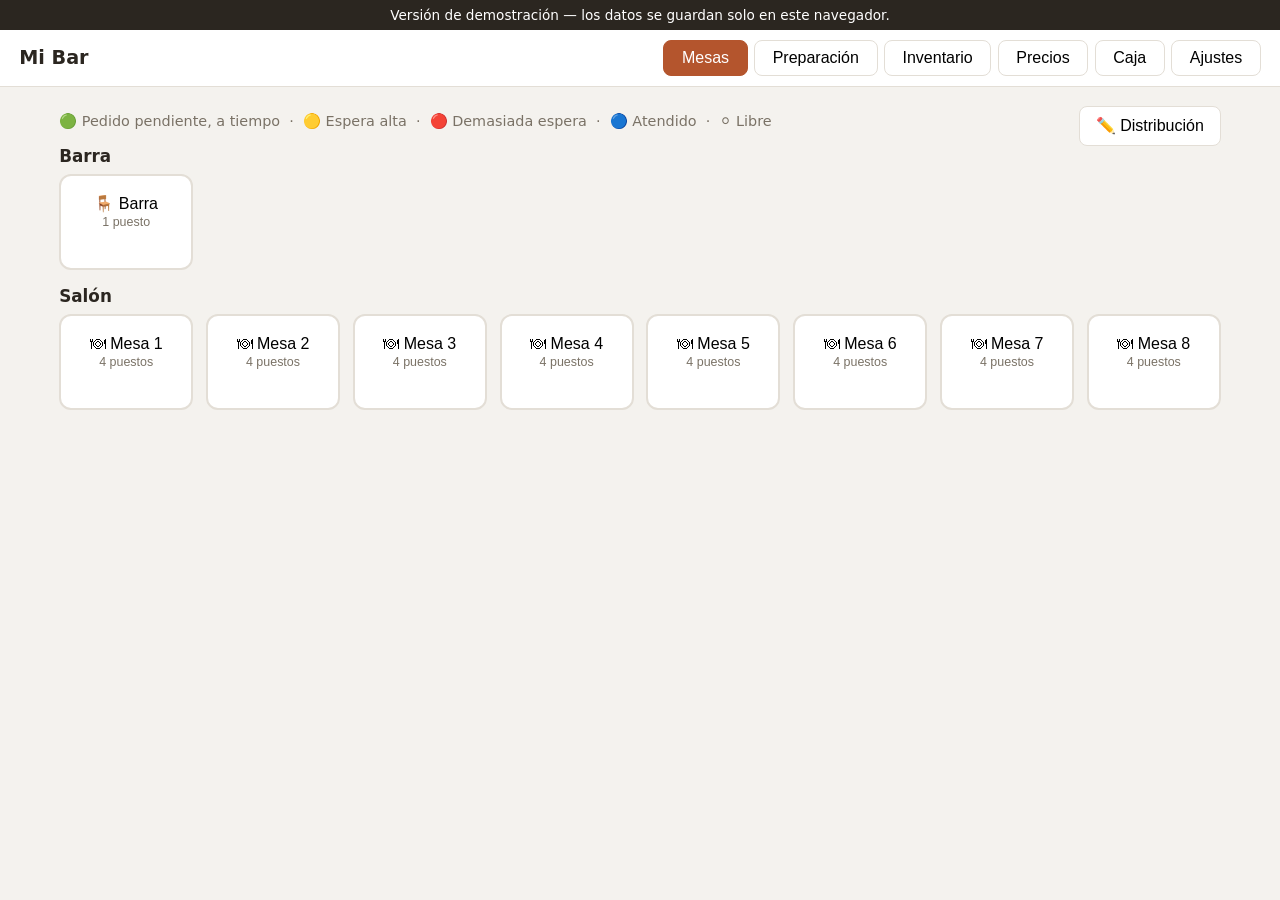
<file: docs/index.html>
<!DOCTYPE html>
<html lang="es">
<head>
<meta charset="utf-8">
<meta name="viewport" content="width=device-width, initial-scale=1">
<title>Bar TPV — demo</title>
<link rel="stylesheet" href="styles.css">
<link rel="icon" href="data:image/svg+xml,<svg xmlns='http://www.w3.org/2000/svg' viewBox='0 0 100 100'><text y='.9em' font-size='90'>🍺</text></svg>">
</head>
<body>
<header>
  <h1 id="barName">Mi Bar</h1>
  <label id="waiterWrap" class="waiter-label hidden" title="Mesero activo: queda registrado al comandar y al llevar pedidos">👤
    <select id="waiterSel"></select>
  </label>
  <nav>
    <button data-view="mesas" class="tab active">Mesas</button>
    <button data-view="preparacion" class="tab">Preparación <span id="prepBadge" class="badge hidden"></span></button>
    <button data-view="inventario" class="tab">Inventario <span id="lowStockBadge" class="badge hidden"></span></button>
    <button data-view="precios" class="tab">Precios</button>
    <button data-view="caja" class="tab">Caja</button>
    <button data-view="ajustes" class="tab">Ajustes</button>
  </nav>
</header>

<main>
  <!-- ===== MESAS / TPV ===== -->
  <section id="view-mesas" class="view">
    <div id="localTabs" class="category-tabs"></div>
    <div class="mesas-toolbar">
      <p class="hint mesas-leyenda">🟢 Pedido pendiente, a tiempo &nbsp;·&nbsp; 🟡 Espera alta &nbsp;·&nbsp; 🔴 Demasiada espera &nbsp;·&nbsp; 🔵 Atendido &nbsp;·&nbsp; ⚪ Libre</p>
      <button id="btnLayout" class="btn-plain" title="Dibuja la distribución real del local arrastrando las mesas">✏️ Distribución</button>
    </div>
    <p id="layoutHint" class="hint hidden">Arrastra cada mesa a su sitio para dibujar la distribución real del área, y usa el tirador ◢ de la esquina para cambiar el tamaño del espacio. Al terminar, pulsa «✔ Terminar». «▦ Quitar plano» devuelve el área a la cuadrícula.</p>
    <div id="areasContainer"></div>

    <div id="orderPanel" class="order-panel hidden">
      <div class="order-header">
        <div>
          <h2 id="orderTitle"></h2>
          <p id="orderNote" class="order-note" title="Toca para editar la descripción de la mesa"></p>
          <label class="tarifa-label">Tarifa:
            <select id="orderPriceList"></select>
          </label>
        </div>
        <div class="order-head-actions">
          <button id="btnTableQR" class="btn-plain" title="Imprimir el código QR de esta mesa">🖨 QR</button>
          <button id="closePanel" class="btn-plain">✕</button>
        </div>
      </div>
      <div class="order-body">
        <div class="product-picker">
          <div id="categoryTabs" class="category-tabs"></div>
          <div id="productButtons" class="product-buttons"></div>
        </div>
        <div class="order-items">
          <h3>Comanda</h3>
          <ul id="itemsList"></ul>
          <div class="order-total">Total: <strong id="orderTotal">0,00 €</strong></div>
          <div class="order-actions">
            <button id="btnSendOrder" class="btn-primary hidden">📤 Enviar pedido</button>
            <button id="btnCancelOrder" class="btn-danger">Anular</button>
            <button id="btnPayCash" class="btn-primary">Cobrar efectivo</button>
            <button id="btnPayCard" class="btn-primary">Cobrar tarjeta</button>
          </div>
        </div>
      </div>
    </div>
  </section>

  <!-- ===== PREPARACIÓN (cocina / bar) ===== -->
  <section id="view-preparacion" class="view hidden">
    <div class="toolbar">
      <h2>Comandas por preparar</h2>
    </div>
    <div id="prepTabs" class="category-tabs"></div>
    <div id="prepContainer"></div>
  </section>

  <!-- ===== INVENTARIO ===== -->
  <section id="view-inventario" class="view hidden">
    <div class="toolbar">
      <h2>Inventario</h2>
      <div class="toolbar-actions">
        <button id="btnRestock" class="btn-plain">📋 Informe de reposición</button>
        <button id="btnNewProduct" class="btn-primary">+ Nuevo producto</button>
      </div>
    </div>
    <div class="table-scroll">
      <table class="data-table" id="productsTable">
        <thead><tr>
          <th data-sort="name">Producto</th>
          <th data-sort="category">Categoría</th>
          <th data-sort="price">Precio base</th>
          <th data-sort="stock">Stock</th>
          <th data-sort="minStock">Mínimo</th>
          <th data-sort="maxStock">Máximo</th>
          <th></th>
        </tr></thead>
        <tbody></tbody>
      </table>
    </div>
  </section>

  <!-- ===== LISTAS DE PRECIOS ===== -->
  <section id="view-precios" class="view hidden">
    <div class="toolbar">
      <h2>Listas de precios</h2>
      <div class="toolbar-actions">
        <button id="btnPrintBase" class="btn-plain">🖨 Imprimir carta (precios base)</button>
        <button id="btnQRBase" class="btn-plain" title="Código QR que abre la carta con los precios base">📱 QR de la carta</button>
        <button id="btnExportPrecios" class="btn-plain" title="Descarga un fichero con los productos (lista base) y todas las listas de precios">⬇ Exportar</button>
        <button id="btnImportPrecios" class="btn-plain" title="Carga un fichero exportado: crea o actualiza productos y listas por nombre, no borra nada">⬆ Importar</button>
        <button id="btnNewList" class="btn-primary">+ Nueva lista</button>
      </div>
    </div>
    <div class="precios-grid">
      <ul id="priceListsUl" class="pl-list"></ul>
      <div id="plEditor" class="card"></div>
    </div>
  </section>

  <!-- ===== CAJA ===== -->
  <section id="view-caja" class="view hidden">
    <div class="caja-grid">
      <div class="card">
        <h2>Caja actual</h2>
        <div id="cajaResumen"></div>
        <button id="btnCloseCash" class="btn-primary">Hacer cierre de caja</button>
        <h3>Ventas pendientes de cierre</h3>
        <ul id="pendingSales" class="sales-list"></ul>
      </div>
      <div class="card">
        <h2>Informe (30 días)</h2>
        <div id="reportSummary"></div>
        <h3>Productos más vendidos</h3>
        <table class="data-table" id="topProductsTable">
          <thead><tr><th>Producto</th><th>Uds.</th><th>Importe</th></tr></thead>
          <tbody></tbody>
        </table>
        <h3>Cierres anteriores</h3>
        <ul id="closesList" class="sales-list"></ul>
      </div>
    </div>
  </section>

  <!-- ===== AJUSTES: negocio, locales, áreas y mesas ===== -->
  <section id="view-ajustes" class="view hidden">
    <div class="card ajustes-negocio">
      <h2>Negocio</h2>
      <label>Nombre <input id="cfgNombre"></label>
      <label>IVA del ticket (%) <input id="cfgIva" type="number" min="0" max="50" step="0.5"></label>
      <label>Clave de supervisor <input id="cfgPin" type="password" inputmode="numeric" placeholder="4-8 dígitos" autocomplete="new-password"></label>
    </div>
    <div class="card">
      <h2>Terminales POS (datáfonos)</h2>
      <p class="hint">Al cobrar con tarjeta se pedirá el POS utilizado y el código de la transacción.</p>
      <ul id="posList" class="pos-list"></ul>
      <button id="btnAddPos" class="btn-plain">+ Añadir POS</button>
    </div>
    <div class="card">
      <h2>Meseros</h2>
      <p class="hint">El mesero seleccionado en la cabecera queda registrado como responsable al comandar y al llevar los pedidos a la mesa.</p>
      <ul id="waitersList" class="pos-list"></ul>
      <button id="btnAddWaiter" class="btn-plain">+ Añadir mesero</button>
    </div>
    <div class="card">
      <h2>Categorías</h2>
      <p class="hint">Cada categoría de producto puede enviarse a un área de preparación (p. ej. Cocina recibe las comidas y Barra las bebidas); los pedidos aparecen en la pestaña «Preparación». Los tiempos de aviso, en minutos desde que se envía el pedido, colorean la mesa y la línea en Preparación: 🟡 <strong>Alto</strong> (amarillo) y 🔴 <strong>Demasiado</strong> (rojo); en verde si todo va a tiempo. Vacío = sin aviso.</p>
      <div id="stationsContainer"></div>
    </div>
    <div class="toolbar">
      <h2>Locales, áreas y mesas</h2>
      <div class="toolbar-actions">
        <button id="btnPrintQR" class="btn-plain">🖨 Códigos QR de mesas</button>
        <button id="btnExportSalas" class="btn-plain" title="Descarga un fichero con los locales, áreas y mesas (incluido el plano)">⬇ Exportar</button>
        <button id="btnImportSalas" class="btn-plain" title="Carga un fichero exportado: crea o actualiza locales, áreas y mesas por nombre, no borra nada">⬆ Importar</button>
        <button id="btnNewLocal" class="btn-primary">+ Local</button>
      </div>
    </div>
    <p class="hint">Una silla es una mesa de 1 puesto. Cada área puede tener asignada una lista de precios. La descripción de la mesa ayuda a los meseros (p. ej. «mesa unida con la 6»).</p>
    <div id="localesContainer"></div>
  </section>

  <!-- ===== CARTA PÚBLICA (se abre escaneando el QR de la carta) ===== -->
  <section id="view-carta" class="view hidden"></section>
</main>

<!-- Ticket imprimible (formato rollo) -->
<div id="ticket" class="ticket hidden"></div>
<!-- Documentos imprimibles (informes, cartas de precios, QR) -->
<div id="printArea" class="print-doc hidden"></div>

<!-- Modal producto -->
<dialog id="productDialog">
  <form id="productForm" method="dialog">
    <h2>Nuevo producto</h2>
    <label>Nombre <input name="name" required></label>
    <label>Categoría <input name="category" required list="categoriesList"></label>
    <datalist id="categoriesList"></datalist>
    <label>Precio base (€) <input name="price" type="number" step="0.01" min="0" required></label>
    <label class="check-label"><input type="checkbox" name="openPrice"> Precio libre: se pide al vender, sin control de stock (tipo «Varios»)</label>
    <label>Stock <input name="stock" type="number" min="0" value="0"></label>
    <label>Stock mínimo <input name="minStock" type="number" min="0" value="0"></label>
    <label>Stock máximo <input name="maxStock" type="number" min="0" value="0"></label>
    <div class="dialog-actions">
      <button type="button" id="productCancel" class="btn-plain">Cancelar</button>
      <button type="submit" class="btn-primary">Guardar</button>
    </div>
  </form>
</dialog>

<!-- Modal informe de reposición -->
<dialog id="restockDialog" class="wide-dialog">
  <h2>Informe de reposición</h2>
  <p class="hint">Productos agotados o por debajo del 20% del stock máximo, con la cantidad sugerida para pedir al proveedor.</p>
  <div id="restockContent"></div>
  <div class="dialog-actions">
    <button type="button" id="restockClose" class="btn-plain">Cerrar</button>
    <button type="button" id="restockPrint" class="btn-primary">🖨 Imprimir</button>
  </div>
</dialog>

<!-- Modal ajuste masivo de precios -->
<dialog id="plAdjustDialog">
  <form id="plAdjustForm" method="dialog">
    <h2>Ajuste masivo de precios</h2>
    <p class="hint">Calcula los precios de esta lista a partir del precio base de cada producto.</p>
    <label>Tipo
      <select name="mode">
        <option value="amount">Sumar importe (€; negativo resta)</option>
        <option value="percent">Porcentaje (%; negativo rebaja)</option>
      </select>
    </label>
    <label>Valor <input name="value" type="number" step="0.01" required></label>
    <label>Aplicar a
      <select name="scope" id="adjScope">
        <option value="all">Todos los productos</option>
        <option value="category">Una categoría</option>
        <option value="product">Un producto</option>
      </select>
    </label>
    <label id="adjCatLabel" class="hidden">Categoría <select name="category" id="adjCategory"></select></label>
    <label id="adjProdLabel" class="hidden">Producto <select name="productId" id="adjProduct"></select></label>
    <div class="dialog-actions">
      <button type="button" id="adjCancel" class="btn-plain">Cancelar</button>
      <button type="submit" class="btn-primary">Aplicar</button>
    </div>
  </form>
</dialog>

<!-- Modal pago con tarjeta -->
<dialog id="cardDialog">
  <form id="cardForm" method="dialog">
    <h2>Pago con tarjeta</h2>
    <label>POS / datáfono <input name="pos" list="posDatalist" required></label>
    <datalist id="posDatalist"></datalist>
    <label>Código de transacción <input name="code" required></label>
    <label>Referencia (opcional) <input name="ref"></label>
    <div class="dialog-actions">
      <button type="button" id="cardCancel" class="btn-plain">Cancelar</button>
      <button type="submit" class="btn-primary">Cobrar</button>
    </div>
  </form>
</dialog>

<!-- Modal producto de precio libre -->
<dialog id="openPriceDialog">
  <form id="openPriceForm" method="dialog">
    <h2 id="openPriceTitle">Producto</h2>
    <label>Descripción <input name="name"></label>
    <label>Precio (€) <input name="price" type="number" step="0.01" min="0" required></label>
    <div class="dialog-actions">
      <button type="button" id="openPriceCancel" class="btn-plain">Cancelar</button>
      <button type="submit" class="btn-primary">Añadir</button>
    </div>
  </form>
</dialog>

<div id="toast" class="toast hidden"></div>
<script src="qr.js"></script>
<script src="localdb.js"></script>
<script src="app.js"></script>
</body>
</html>
</file>
<file: docs/styles.css>
* { box-sizing: border-box; margin: 0; padding: 0; }

:root {
  --bg: #f4f2ee;
  --card: #ffffff;
  --ink: #2b2620;
  --muted: #7a7266;
  --line: #e3ded6;
  --accent: #b4552d;
  --accent-dark: #93431f;
  --ok: #3d7a4a;
  --warn: #c9a227;
  --danger: #b03030;
  --info: #2e6da4;
}

body {
  font-family: system-ui, -apple-system, "Segoe UI", sans-serif;
  background: var(--bg);
  color: var(--ink);
  min-height: 100vh;
}

header {
  background: var(--card);
  border-bottom: 1px solid var(--line);
  padding: 0.6rem 1.2rem;
  display: flex;
  align-items: center;
  justify-content: space-between;
  flex-wrap: wrap;
  gap: 0.5rem;
  position: sticky;
  top: 0;
  z-index: 10;
}

header h1 { font-size: 1.2rem; }

nav { display: flex; gap: 0.4rem; flex-wrap: wrap; }

.tab {
  border: 1px solid var(--line);
  background: var(--card);
  padding: 0.5rem 1.1rem;
  border-radius: 8px;
  font-size: 1rem;
  cursor: pointer;
}
.tab.active { background: var(--accent); border-color: var(--accent); color: #fff; }

.badge {
  background: var(--danger);
  color: #fff;
  border-radius: 999px;
  padding: 0 0.45em;
  font-size: 0.8em;
}

main { padding: 1.2rem; max-width: 1200px; margin: 0 auto; }

.hidden { display: none !important; }
.muted { color: var(--muted); }
.hint { color: var(--muted); font-size: 0.9rem; margin: 0.4rem 0 0.8rem; }

/* ---- Mesas ---- */
.area-title { margin: 1rem 0 0.5rem; font-size: 1.05rem; }
.area-title:first-child { margin-top: 0; }

.tables-grid {
  display: grid;
  grid-template-columns: repeat(auto-fill, minmax(120px, 1fr));
  gap: 0.8rem;
}

.table-btn {
  min-height: 96px;
  border: 2px solid var(--line);
  border-radius: 12px;
  background: var(--card);
  font-size: 1rem;
  cursor: pointer;
  display: flex;
  flex-direction: column;
  align-items: center;
  justify-content: center;
  gap: 0.15rem;
  padding: 0.5rem;
}
.table-btn .seats { color: var(--muted); font-size: 0.78rem; }
.table-btn .amount { font-weight: 700; color: var(--accent-dark); }
.table-btn.occupied { border-color: var(--accent); background: #fdf0e8; }
.table-btn:hover { border-color: var(--accent); }

/* ---- Panel de comanda ---- */
.order-panel {
  position: fixed;
  inset: 0;
  background: var(--bg);
  z-index: 20;
  display: flex;
  flex-direction: column;
}
.order-header {
  display: flex;
  justify-content: space-between;
  align-items: center;
  padding: 0.8rem 1.2rem;
  background: var(--card);
  border-bottom: 1px solid var(--line);
}
.tarifa-label { font-size: 0.9rem; color: var(--muted); }
.tarifa-label select { padding: 0.25rem; border: 1px solid var(--line); border-radius: 6px; font-size: 0.9rem; }

.order-body {
  flex: 1;
  display: grid;
  grid-template-columns: 1.4fr 1fr;
  gap: 1rem;
  padding: 1rem;
  overflow: hidden;
}
@media (max-width: 760px) {
  .order-body { grid-template-columns: 1fr; grid-template-rows: 1fr auto; }
}

.product-picker { display: flex; flex-direction: column; overflow: hidden; }

.category-tabs { display: flex; gap: 0.4rem; flex-wrap: wrap; margin-bottom: 0.6rem; }
.category-tabs button {
  border: 1px solid var(--line);
  background: var(--card);
  border-radius: 999px;
  padding: 0.35rem 0.9rem;
  cursor: pointer;
}
.category-tabs button.active { background: var(--ink); color: #fff; border-color: var(--ink); }

.product-buttons {
  display: grid;
  grid-template-columns: repeat(auto-fill, minmax(130px, 1fr));
  gap: 0.6rem;
  overflow-y: auto;
  align-content: start;
}
.product-buttons button {
  border: 1px solid var(--line);
  background: var(--card);
  border-radius: 10px;
  padding: 0.7rem 0.5rem;
  cursor: pointer;
  text-align: center;
  font-size: 0.95rem;
}
.product-buttons button:hover { border-color: var(--accent); }
.product-buttons button:disabled { opacity: 0.45; cursor: not-allowed; }
.product-buttons .price { display: block; color: var(--muted); font-size: 0.85em; margin-top: 0.2em; }
.product-buttons .stock-low { color: var(--danger); font-size: 0.75em; }

.order-items {
  background: var(--card);
  border: 1px solid var(--line);
  border-radius: 12px;
  padding: 1rem;
  display: flex;
  flex-direction: column;
  overflow: hidden;
}
.order-items ul { flex: 1; overflow-y: auto; list-style: none; margin: 0.6rem 0; }
.order-items li {
  display: flex;
  align-items: center;
  gap: 0.5rem;
  padding: 0.4rem 0;
  border-bottom: 1px dashed var(--line);
}
.order-items li .name { flex: 1; }
.order-items li .qty-btn {
  border: 1px solid var(--line);
  background: var(--bg);
  border-radius: 6px;
  width: 1.8rem;
  height: 1.8rem;
  cursor: pointer;
  font-size: 1rem;
}
.order-total { font-size: 1.3rem; text-align: right; padding: 0.5rem 0; }
.order-actions { display: flex; gap: 0.5rem; flex-wrap: wrap; }
.order-actions button { flex: 1; }

/* ---- Botones ---- */
.btn-primary, .btn-danger, .btn-plain {
  padding: 0.6rem 1rem;
  border-radius: 8px;
  font-size: 1rem;
  cursor: pointer;
  border: 1px solid transparent;
}
.btn-primary { background: var(--accent); color: #fff; }
.btn-primary:hover { background: var(--accent-dark); }
.btn-danger { background: #fff; color: var(--danger); border-color: var(--danger); }
.btn-plain { background: var(--card); border-color: var(--line); }

/* ---- Tablas de datos ---- */
.toolbar { display: flex; justify-content: space-between; align-items: center; margin-bottom: 1rem; gap: 0.5rem; flex-wrap: wrap; }
.toolbar-actions { display: flex; gap: 0.5rem; flex-wrap: wrap; }

.table-scroll { overflow-x: auto; }

.data-table { width: 100%; border-collapse: collapse; background: var(--card); border-radius: 10px; overflow: hidden; }
.data-table th, .data-table td { padding: 0.55rem 0.7rem; text-align: left; border-bottom: 1px solid var(--line); }
.data-table th { background: var(--bg); font-weight: 600; font-size: 0.9rem; }
.data-table tr.low-stock td { background: #fdecec; }
.data-table input { width: 5.5rem; padding: 0.3rem; border: 1px solid var(--line); border-radius: 6px; }
.data-table input.wide { width: 100%; min-width: 8rem; }
.data-table .row-actions button { margin-left: 0.3rem; }

/* ---- Listas de precios ---- */
.precios-grid { display: grid; grid-template-columns: 220px 1fr; gap: 1rem; align-items: start; }
@media (max-width: 760px) { .precios-grid { grid-template-columns: 1fr; } }

.pl-list { list-style: none; background: var(--card); border: 1px solid var(--line); border-radius: 12px; overflow: hidden; }
.pl-list li { padding: 0.7rem 1rem; border-bottom: 1px solid var(--line); cursor: pointer; }
.pl-list li:last-child { border-bottom: none; }
.pl-list li.active { background: var(--accent); color: #fff; }
.pl-list li.muted { cursor: default; }

.pl-name { font-size: 1.1rem; font-weight: 600; padding: 0.4rem 0.6rem; border: 1px solid var(--line); border-radius: 8px; flex: 1; min-width: 10rem; }

/* ---- Caja ---- */
.caja-grid { display: grid; grid-template-columns: 1fr 1fr; gap: 1rem; }
@media (max-width: 860px) { .caja-grid { grid-template-columns: 1fr; } }

.card {
  background: var(--card);
  border: 1px solid var(--line);
  border-radius: 12px;
  padding: 1.2rem;
}
.card h3 { margin: 1.2rem 0 0.5rem; font-size: 1rem; color: var(--muted); }

.stat-row { display: flex; justify-content: space-between; padding: 0.35rem 0; border-bottom: 1px dashed var(--line); }
.stat-row strong { font-variant-numeric: tabular-nums; }
.stat-row.total { font-size: 1.15rem; border-bottom: none; }

.sales-list { list-style: none; max-height: 300px; overflow-y: auto; }
.sales-list li { padding: 0.4rem 0; border-bottom: 1px dashed var(--line); font-size: 0.92rem; display: flex; justify-content: space-between; gap: 0.5rem; }

#btnCloseCash { width: 100%; margin-top: 0.8rem; }

/* ---- Ajustes ---- */
.ajustes-negocio { margin-bottom: 1.2rem; max-width: 480px; }
.ajustes-negocio label { display: block; margin-top: 0.6rem; font-size: 0.95rem; }
.ajustes-negocio input { display: block; width: 100%; padding: 0.5rem; margin-top: 0.25rem; border: 1px solid var(--line); border-radius: 8px; font-size: 1rem; }

.local-card { margin-bottom: 1.2rem; }
.local-name { font-size: 1.1rem; font-weight: 600; padding: 0.4rem 0.6rem; border: 1px solid var(--line); border-radius: 8px; flex: 1; min-width: 10rem; }

.area-block { border-top: 1px solid var(--line); padding: 0.8rem 0; }
.area-head { display: flex; gap: 0.5rem; align-items: center; flex-wrap: wrap; margin-bottom: 0.6rem; }
.area-name { padding: 0.4rem 0.6rem; border: 1px solid var(--line); border-radius: 8px; font-weight: 600; width: 11rem; }
.area-pl { padding: 0.4rem; border: 1px solid var(--line); border-radius: 8px; }

.mesas-wrap { display: flex; flex-wrap: wrap; gap: 0.5rem; }
.mesa-row {
  display: flex;
  gap: 0.3rem;
  align-items: center;
  background: var(--bg);
  border: 1px solid var(--line);
  border-radius: 8px;
  padding: 0.3rem;
}
.mesa-name { width: 7rem; padding: 0.3rem; border: 1px solid var(--line); border-radius: 6px; }
.mesa-seats { width: 3.4rem; padding: 0.3rem; border: 1px solid var(--line); border-radius: 6px; }
.mesa-row .btn-plain { padding: 0.25rem 0.5rem; }

/* ---- Modales ---- */
dialog { border: none; border-radius: 12px; padding: 1.5rem; width: min(420px, 92vw); }
dialog.wide-dialog { width: min(720px, 94vw); }
dialog::backdrop { background: rgba(0,0,0,0.35); }
dialog label { display: block; margin-bottom: 0.7rem; font-size: 0.95rem; }
dialog input { display: block; width: 100%; padding: 0.5rem; margin-top: 0.25rem; border: 1px solid var(--line); border-radius: 8px; font-size: 1rem; }
.dialog-actions { display: flex; justify-content: flex-end; gap: 0.5rem; margin-top: 1rem; }
#restockContent { max-height: 55vh; overflow-y: auto; }

/* ---- Toast ---- */
.toast {
  position: fixed;
  bottom: 1.2rem;
  left: 50%;
  transform: translateX(-50%);
  background: var(--ink);
  color: #fff;
  padding: 0.7rem 1.3rem;
  border-radius: 10px;
  z-index: 100;
  max-width: 90vw;
}
.toast.error { background: var(--danger); }

/* ---- Ticket (formato rollo) ---- */
.ticket {
  font-family: "Courier New", monospace;
  font-size: 12px;
  width: 260px;
  background: #fff;
  padding: 10px;
}
.ticket h2 { text-align: center; font-size: 14px; }
.ticket .center { text-align: center; }
.ticket table { width: 100%; border-collapse: collapse; margin: 6px 0; }
.ticket td { padding: 1px 0; }
.ticket td:last-child { text-align: right; }
.ticket .sep { border-top: 1px dashed #000; margin: 4px 0; }
.ticket .big { font-size: 14px; font-weight: bold; }

/* ---- Documentos imprimibles (informes, cartas) ---- */
.print-doc { background: #fff; padding: 20px; font-size: 13px; }
.print-doc h1 { font-size: 18px; margin-bottom: 4px; }
.print-doc h2 { font-size: 15px; margin-bottom: 10px; font-weight: normal; color: #555; }
.print-doc h3 { font-size: 13px; margin: 12px 0 4px; text-transform: uppercase; letter-spacing: 0.05em; }
.print-doc table { width: 100%; border-collapse: collapse; margin: 6px 0; }
.print-doc th, .print-doc td { padding: 4px 6px; border-bottom: 1px solid #ddd; text-align: left; }
.print-doc .doc-prices td:last-child { text-align: right; font-variant-numeric: tabular-nums; }

@media print {
  body > * { display: none !important; }
  body[data-print="ticket"] #ticket { display: block !important; }
  body[data-print="doc"] #printArea { display: block !important; }
}

/* ---- Ordenación por cabeceras ---- */
th[data-sort] { cursor: pointer; user-select: none; white-space: nowrap; }
th[data-sort]:hover { color: var(--accent); }
th.sorted-asc::after { content: " ▲"; font-size: 0.7em; }
th.sorted-desc::after { content: " ▼"; font-size: 0.7em; }

/* ---- Descripción de mesas ---- */
.table-note {
  font-size: 0.72rem;
  color: var(--muted);
  max-width: 100%;
  overflow: hidden;
  text-overflow: ellipsis;
  white-space: nowrap;
}
.order-note { font-size: 0.85rem; color: var(--muted); cursor: pointer; margin: 0.15rem 0 0.3rem; }
.order-note.empty { opacity: 0.6; font-style: italic; }
.mesa-note { flex: 1 1 180px; min-width: 140px; }

/* ---- Listas de precios: vigencia y ajuste ---- */
.pl-meta { display: flex; align-items: center; gap: 1rem; flex-wrap: wrap; margin: 0.6rem 0 0.2rem; }
.pl-meta label { display: flex; align-items: center; gap: 0.4rem; font-size: 0.9rem; color: var(--muted); }
.pl-estado { font-size: 0.85rem; font-weight: 600; }
.pl-estado.ok { color: var(--ok); }
.pl-estado.off { color: var(--danger); }
.check-label { display: flex; align-items: center; gap: 0.5rem; }
.check-label input { width: auto; }

/* ---- Preparación (cocina / bar) ---- */
.prep-list { list-style: none; margin: 0.8rem 0; display: flex; flex-direction: column; gap: 0.5rem; }
.prep-list li {
  display: flex;
  align-items: center;
  gap: 0.9rem;
  background: var(--card);
  border: 1px solid var(--line);
  border-radius: 10px;
  padding: 0.6rem 0.9rem;
  flex-wrap: wrap;
}
.prep-time { font-variant-numeric: tabular-nums; color: var(--muted); }
.prep-what { flex: 1 1 180px; }
.prep-table { flex: 1 1 200px; font-size: 0.9rem; color: var(--muted); }

/* ---- Ajustes: POS y envío de comandas ---- */
.pos-list { list-style: none; margin: 0.4rem 0 0.8rem; }
.pos-list li { display: flex; align-items: center; justify-content: space-between; gap: 0.8rem; padding: 0.3rem 0; border-bottom: 1px solid var(--line); max-width: 380px; }
.station-row { display: flex; align-items: center; gap: 0.8rem; padding: 0.3rem 0; flex-wrap: wrap; }
.station-cat { min-width: 140px; font-weight: 600; }

/* ---- Caja: cierres con reimpresión ---- */
.closes-right { display: flex; align-items: center; gap: 0.4rem; }

/* ---- Mesero activo (cabecera) ---- */
.waiter-label { font-size: 0.95rem; display: flex; align-items: center; gap: 0.3rem; }
.waiter-label select { padding: 0.35rem; border: 1px solid var(--line); border-radius: 6px; font-size: 0.95rem; }

/* ---- Estados de las líneas de comanda ---- */
.status-chip {
  border: 1px solid var(--line);
  background: var(--bg);
  border-radius: 999px;
  padding: 0.15rem 0.55rem;
  cursor: pointer;
  font-size: 0.78rem;
  white-space: nowrap;
}
.status-chip.st-borrador { border-style: dashed; color: var(--muted); }
.status-chip.st-procesando { border-color: var(--warn); background: #fdf6e0; }
.status-chip.st-listo { border-color: var(--accent); background: #fdf0e8; font-weight: 600; }
.status-chip.st-entregado { border-color: var(--ok); background: #e9f4ec; color: var(--ok); cursor: default; }

.order-head-actions { display: flex; gap: 0.5rem; align-items: center; }

/* ---- Preparación: estado y responsable ---- */
.prep-status { flex: 1 1 150px; font-size: 0.85rem; }
.prep-list li.st-listo { border-color: var(--accent); background: #fdf6f0; }

/* ---- Tiempos de aviso: verde a tiempo, amarillo «Alto», rojo «Demasiado» ---- */
.table-btn.occupied.time-ok { border-color: var(--ok); background: #e9f4ec; }
.table-btn.occupied.time-warn { border-color: var(--warn); background: #fdf6e0; }
.table-btn.occupied.time-late { border-color: var(--danger); background: #fdecec; }
.table-btn.occupied.time-done { border-color: var(--info); background: #e8f1fb; }
.mesas-leyenda { margin: 0.2rem 0 0.8rem; }
.mesas-toolbar { display: flex; justify-content: space-between; align-items: center; gap: 0.6rem; flex-wrap: wrap; }
.btn-mini { padding: 0.2rem 0.6rem; font-size: 0.8rem; margin-left: 0.6rem; }

/* ---- Plano del área: mesas en su posición real (drag & drop) ---- */
.area-plan {
  position: relative;
  height: 380px;
  border: 1px dashed var(--line);
  border-radius: 12px;
  background-color: var(--card);
  background-image: radial-gradient(var(--line) 1px, transparent 1px);
  background-size: 26px 26px;
  margin-bottom: 1rem;
  overflow: hidden;
}
.area-plan .table-btn { position: absolute; width: 122px; min-height: 84px; }
.layout-edit .area-plan .table-btn { cursor: grab; touch-action: none; }
.layout-edit .area-plan .table-btn:active { cursor: grabbing; z-index: 5; box-shadow: 0 4px 14px rgba(0,0,0,0.18); }

/* Tirador de redimensionado del plano (solo en modo edición) */
.plan-resize {
  position: absolute;
  right: 0;
  bottom: 0;
  width: 26px;
  height: 26px;
  cursor: nwse-resize;
  touch-action: none;
  border-radius: 12px 0 10px 0;
  background: linear-gradient(135deg, transparent 50%, var(--accent) 50%);
  opacity: 0.7;
  z-index: 6;
}
.plan-resize:hover { opacity: 1; }
.prep-list li.time-ok { border-left: 5px solid var(--ok); }
.prep-list li.time-warn { border-color: var(--warn); border-left: 5px solid var(--warn); background: #fdf6e0; }
.prep-list li.time-late { border-color: var(--danger); border-left: 5px solid var(--danger); background: #fdecec; }
.station-row .time-label { display: flex; align-items: center; gap: 0.3rem; font-size: 0.85rem; color: var(--muted); white-space: nowrap; }
.station-row .time-label input { width: 4rem; padding: 0.3rem; border: 1px solid var(--line); border-radius: 6px; }

/* ---- Carta pública (acceso por QR) ---- */
.carta-doc {
  max-width: 560px;
  margin: 0 auto;
  background: var(--card);
  border: 1px solid var(--line);
  border-radius: 12px;
  padding: 1.5rem;
}
.carta-doc h1 { font-size: 1.4rem; }
.carta-doc h2 { color: var(--muted); font-weight: normal; font-size: 1rem; margin: 0.2rem 0 1rem; }
.carta-doc h3 { margin: 1.1rem 0 0.3rem; text-transform: uppercase; font-size: 0.85rem; letter-spacing: 0.05em; color: var(--muted); }
.carta-doc table { width: 100%; border-collapse: collapse; }
.carta-doc td { padding: 0.35rem 0; border-bottom: 1px dashed var(--line); }
.carta-doc td:last-child { text-align: right; font-variant-numeric: tabular-nums; }
body.carta-mode nav, body.carta-mode .waiter-label { display: none; }

/* ---- Códigos QR de mesas ---- */
.qr-grid { display: flex; flex-wrap: wrap; gap: 1.4rem; margin-top: 0.8rem; }
.qr-item { width: 170px; text-align: center; page-break-inside: avoid; break-inside: avoid; }
.qr-item svg { width: 150px; height: 150px; }
.qr-label { font-weight: 600; margin-top: 0.3rem; font-size: 12px; }
.qr-url { font-size: 8px; color: #777; word-break: break-all; }
</file>
